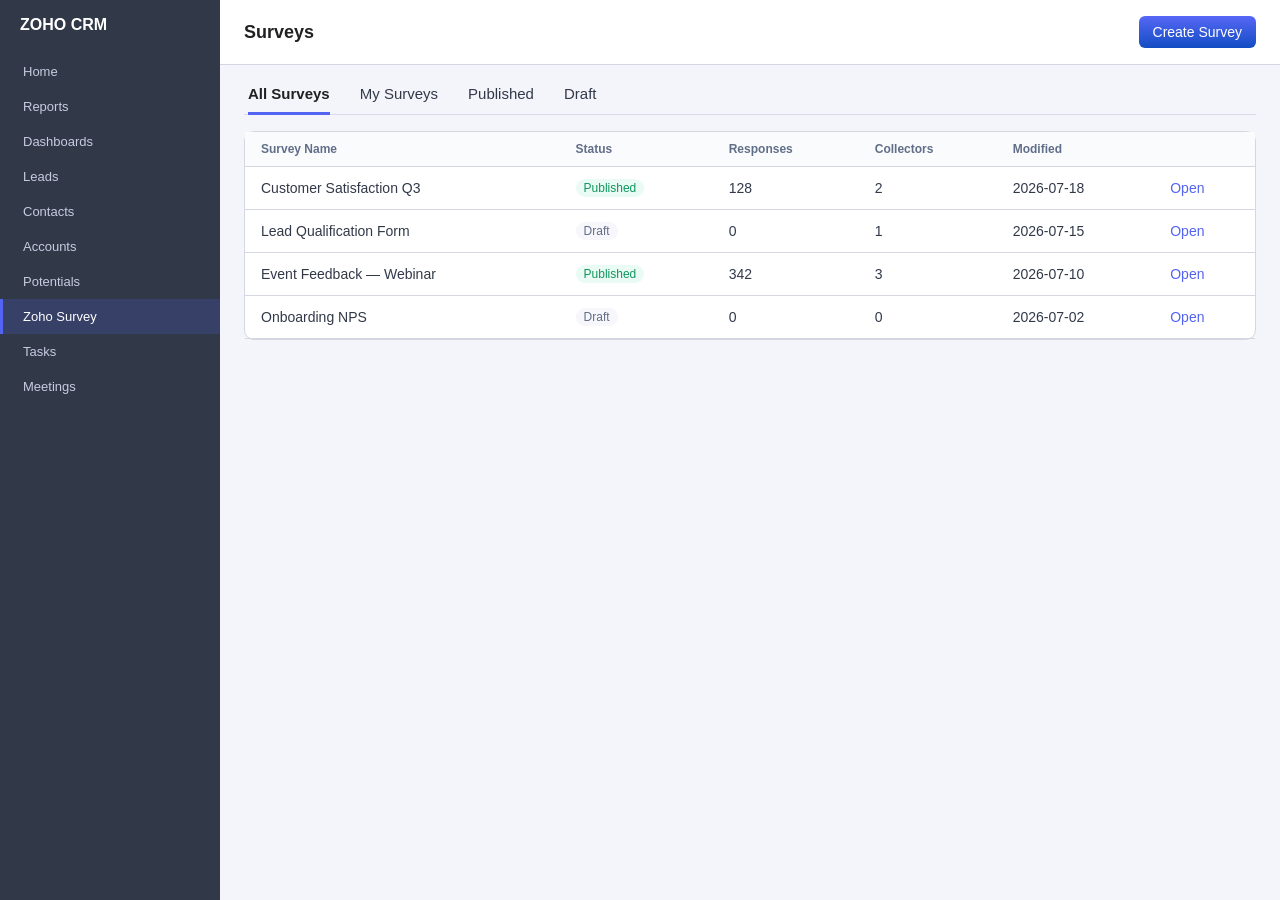
<file: src/index.html>
<!DOCTYPE html>
<html lang="en">
<head>
  <meta charset="UTF-8" />
  <meta name="viewport" content="width=device-width, initial-scale=1.0" />
  <title>Zoho Survey — CRM Integration</title>
  <link rel="stylesheet" href="css/tokens.css" />
  <link rel="stylesheet" href="css/base.css" />
  <link rel="stylesheet" href="css/components.css" />
</head>
<body>
  <div class="app-shell">
    <aside class="sidebar">
      <div class="sidebar__logo">ZOHO CRM</div>
      <ul class="sidebar__nav">
        <li class="sidebar__item">Home</li>
        <li class="sidebar__item">Reports</li>
        <li class="sidebar__item">Dashboards</li>
        <li class="sidebar__item">Leads</li>
        <li class="sidebar__item">Contacts</li>
        <li class="sidebar__item">Accounts</li>
        <li class="sidebar__item">Potentials</li>
        <li class="sidebar__item sidebar__item--active">Zoho Survey</li>
        <li class="sidebar__item">Tasks</li>
        <li class="sidebar__item">Meetings</li>
      </ul>
    </aside>

    <main class="main">
      <header class="topbar">
        <h1>Surveys</h1>
        <button class="btn btn--primary" id="btn-create-survey">Create Survey</button>
      </header>

      <div class="content">
        <nav class="tabs-primary" id="survey-tabs">
          <div class="tab-primary tab-primary--active" data-tab="all">All Surveys</div>
          <div class="tab-primary" data-tab="my">My Surveys</div>
          <div class="tab-primary" data-tab="published">Published</div>
          <div class="tab-primary" data-tab="draft">Draft</div>
        </nav>

        <div class="card" style="margin-top: 16px;">
          <table class="table" id="survey-table">
            <thead>
              <tr>
                <th>Survey Name</th>
                <th>Status</th>
                <th>Responses</th>
                <th>Collectors</th>
                <th>Modified</th>
                <th></th>
              </tr>
            </thead>
            <tbody id="survey-table-body">
              <!-- rows injected by js/app.js -->
            </tbody>
          </table>
        </div>
      </div>
    </main>
  </div>

  <script src="js/data.js"></script>
  <script src="js/app.js"></script>
</body>
</html>
</file>
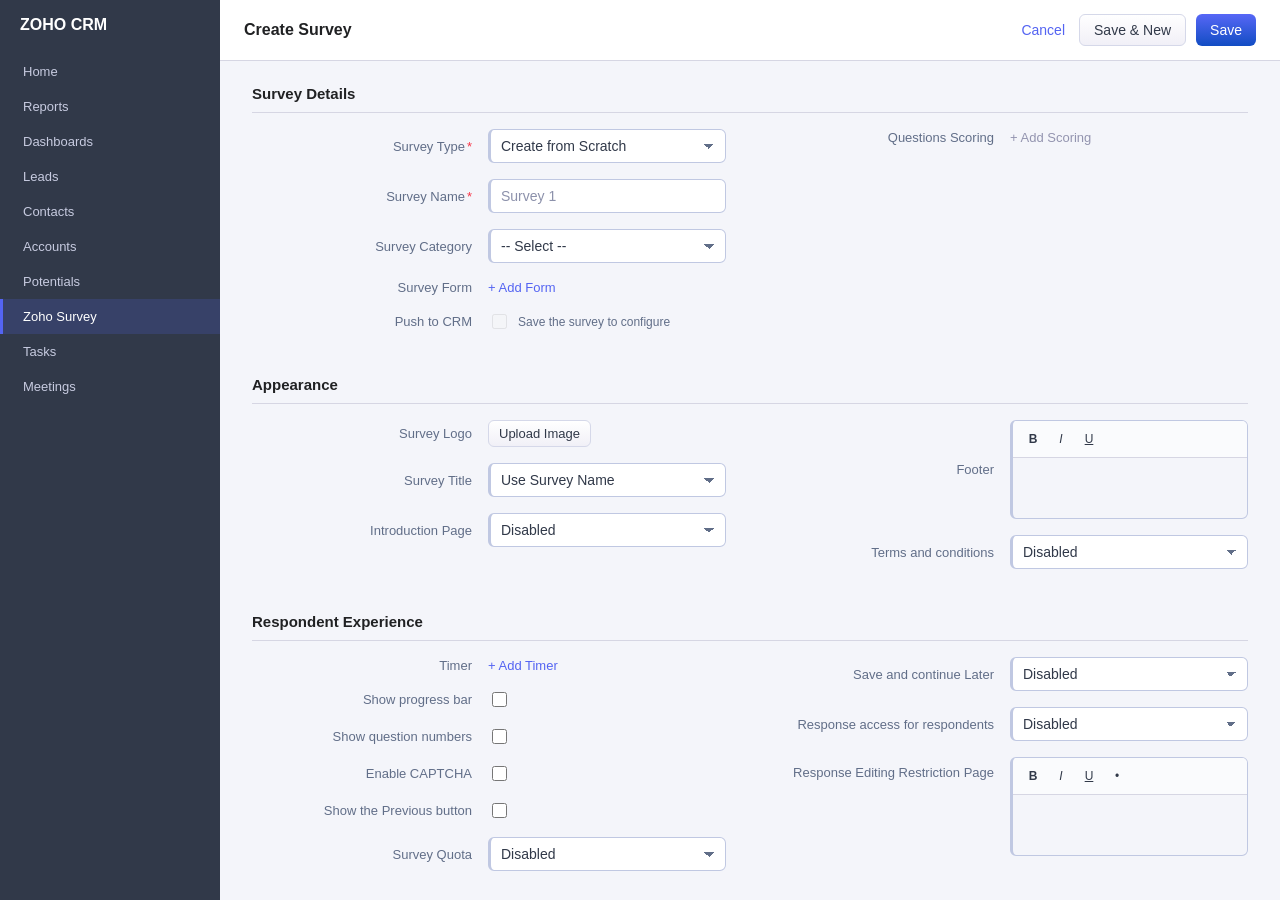
<file: src/create-survey.html>
<!DOCTYPE html>
<html lang="en">
<head>
  <meta charset="UTF-8" />
  <meta name="viewport" content="width=device-width, initial-scale=1.0" />
  <title>Create Survey — Zoho Survey — CRM Integration</title>
  <link rel="stylesheet" href="css/tokens.css" />
  <link rel="stylesheet" href="css/base.css" />
  <link rel="stylesheet" href="css/components.css" />
</head>
<body>
  <div class="app-shell">
    <aside class="sidebar">
      <div class="sidebar__logo">ZOHO CRM</div>
      <ul class="sidebar__nav">
        <li class="sidebar__item">Home</li>
        <li class="sidebar__item">Reports</li>
        <li class="sidebar__item">Dashboards</li>
        <li class="sidebar__item">Leads</li>
        <li class="sidebar__item">Contacts</li>
        <li class="sidebar__item">Accounts</li>
        <li class="sidebar__item">Potentials</li>
        <li class="sidebar__item sidebar__item--active">Zoho Survey</li>
        <li class="sidebar__item">Tasks</li>
        <li class="sidebar__item">Meetings</li>
      </ul>
    </aside>

    <main class="main">
      <div class="form-subbar">
        <div class="form-subbar__left">
          <span class="form-subbar__title">Create Survey</span>
        </div>
        <div class="form-subbar__actions">
          <a class="link" href="index.html" style="margin-right:4px;align-self:center;">Cancel</a>
          <button class="btn btn--default" id="btn-save-new">Save &amp; New</button>
          <button class="btn btn--primary" id="btn-save">Save</button>
        </div>
      </div>

      <div class="form-page">

        <!-- Section 1: Survey Details -->
        <div class="form-section">
          <div class="form-section-title">Survey Details</div>
          <div class="form-cols">
            <div class="form-col">

              <div class="form-row">
                <div class="form-row__label">Survey Type<span class="required">*</span></div>
                <div class="form-row__control">
                  <select class="input" id="survey-type">
                    <option value="scratch" selected>Create from Scratch</option>
                    <option value="quick">Create with Quick Editor</option>
                    <option value="ai">Create using AI</option>
                    <option value="templates">Create from Templates</option>
                    <option value="copy">Copy from Existing</option>
                  </select>
                </div>
              </div>

              <div class="form-row form-row--hidden" id="row-template">
                <div class="form-row__label">Select from Template<span class="required">*</span></div>
                <div class="form-row__control">
                  <select class="input" id="survey-template">
                    <option value="" selected>-- None --</option>
                    <option value="airline">Airline Passenger Experience Feedback Form</option>
                    <option value="auto">Auto Survey</option>
                    <option value="b2b">B2B Client Satisfaction Survey</option>
                    <option value="brand">Brand Feedback Survey</option>
                  </select>
                </div>
              </div>

              <div class="form-row">
                <div class="form-row__label">Survey Name<span class="required">*</span></div>
                <div class="form-row__control">
                  <input type="text" class="input" id="survey-name" placeholder="Survey 1" />
                </div>
              </div>

              <div class="form-row">
                <div class="form-row__label">Survey Category</div>
                <div class="form-row__control">
                  <select class="input" id="survey-category">
                    <option value="" disabled selected>-- Select --</option>
                    <option value="customer">Customer Satisfaction Survey</option>
                    <option value="hr">Human Resources</option>
                    <option value="education">Education</option>
                    <option value="marketing">Marketing</option>
                    <option value="events">Events</option>
                    <option value="healthcare">Healthcare Survey</option>
                    <option value="nonprofit">Non Profit</option>
                  </select>
                </div>
              </div>

              <div class="form-row">
                <div class="form-row__label">Survey Form</div>
                <div class="form-row__control">
                  <a class="form-action-link" id="link-add-form">+ Add Form</a>
                </div>
              </div>

              <div class="form-row">
                <div class="form-row__label">Push to CRM</div>
                <div class="form-row__control">
                  <div class="form-push-crm" id="push-to-crm-unsaved">
                    <input type="checkbox" class="form-checkbox" id="push-to-crm-cb" disabled style="opacity:0.45;cursor:not-allowed;" />
                    <span style="font-size:12px;color:var(--label);">Save the survey to configure</span>
                  </div>
                  <div class="form-push-crm" id="push-to-crm-saved" style="display:none;">
                    <input type="checkbox" class="form-checkbox" id="push-to-crm-saved-cb" checked />
                    <a class="form-action-link" id="link-manage-config">Manage Configuration</a>
                  </div>
                </div>
              </div>

            </div>

            <div class="form-col">
              <div class="form-row">
                <div class="form-row__label">Questions Scoring</div>
                <div class="form-row__control">
                  <a class="form-action-link form-action-link--disabled">+ Add Scoring</a>
                </div>
              </div>
            </div>

          </div>
        </div>

        <!-- Section 2: Appearance -->
        <div class="form-section">
          <div class="form-section-title">Appearance</div>
          <div class="form-cols">
            <div class="form-col">

              <div class="form-row">
                <div class="form-row__label">Survey Logo</div>
                <div class="form-row__control">
                  <button class="btn btn--default btn--small" id="btn-upload-logo">Upload Image</button>
                  <input type="file" id="logo-upload" accept="image/*" style="display:none;" />
                </div>
              </div>

              <div class="form-row">
                <div class="form-row__label">Survey Title</div>
                <div class="form-row__control">
                  <select class="input" id="title-type">
                    <option value="use_survey_name">Use Survey Name</option>
                    <option value="use_specific_text">Use Specific Text</option>
                  </select>
                </div>
              </div>

              <div class="form-row form-row--hidden" id="row-title-text">
                <div class="form-row__label">Title Text</div>
                <div class="form-row__control">
                  <input type="text" class="input" id="title-text" placeholder="Enter title" />
                </div>
              </div>

              <div class="form-row">
                <div class="form-row__label">Introduction Page</div>
                <div class="form-row__control">
                  <select class="input" id="intro-page-enabled">
                    <option value="disabled">Disabled</option>
                    <option value="enabled">Enabled</option>
                  </select>
                </div>
              </div>

              <div class="form-row form-row--hidden" id="row-intro-title">
                <div class="form-row__label">Introduction Page title</div>
                <div class="form-row__control">
                  <div class="form-rte">
                    <div class="form-rte-bar">
                      <button class="form-rte-btn" onmousedown="event.preventDefault();document.execCommand('bold')"><b>B</b></button>
                      <button class="form-rte-btn" onmousedown="event.preventDefault();document.execCommand('italic')"><i>I</i></button>
                      <button class="form-rte-btn" onmousedown="event.preventDefault();document.execCommand('underline')"><u>U</u></button>
                    </div>
                    <div class="form-rte-body" contenteditable="true"></div>
                  </div>
                </div>
              </div>

              <div class="form-row form-row--hidden" id="row-intro-desc">
                <div class="form-row__label">Introduction Page Description</div>
                <div class="form-row__control">
                  <div class="form-rte">
                    <div class="form-rte-bar">
                      <button class="form-rte-btn" onmousedown="event.preventDefault();document.execCommand('bold')"><b>B</b></button>
                      <button class="form-rte-btn" onmousedown="event.preventDefault();document.execCommand('italic')"><i>I</i></button>
                      <button class="form-rte-btn" onmousedown="event.preventDefault();document.execCommand('underline')"><u>U</u></button>
                      <button class="form-rte-btn" onmousedown="event.preventDefault();document.execCommand('insertUnorderedList')">&#8226;</button>
                    </div>
                    <div class="form-rte-body" contenteditable="true"></div>
                  </div>
                </div>
              </div>

              <div class="form-row form-row--hidden" id="row-intro-btn">
                <div class="form-row__label">Begin Survey Button Label</div>
                <div class="form-row__control">
                  <input type="text" class="input" id="intro-btn-label" value="Begin Survey" />
                </div>
              </div>

            </div>

            <div class="form-col">

              <div class="form-row">
                <div class="form-row__label">Footer</div>
                <div class="form-row__control">
                  <div class="form-rte">
                    <div class="form-rte-bar">
                      <button class="form-rte-btn" onmousedown="event.preventDefault();document.execCommand('bold')"><b>B</b></button>
                      <button class="form-rte-btn" onmousedown="event.preventDefault();document.execCommand('italic')"><i>I</i></button>
                      <button class="form-rte-btn" onmousedown="event.preventDefault();document.execCommand('underline')"><u>U</u></button>
                    </div>
                    <div class="form-rte-body" contenteditable="true"></div>
                  </div>
                </div>
              </div>

              <div class="form-row">
                <div class="form-row__label">Terms and conditions</div>
                <div class="form-row__control">
                  <select class="input" id="tnc-enabled">
                    <option value="disabled">Disabled</option>
                    <option value="enabled">Enabled</option>
                  </select>
                </div>
              </div>

              <div class="form-row form-row--hidden" id="row-tnc-label">
                <div class="form-row__label">Terms and conditions label</div>
                <div class="form-row__control">
                  <input type="text" class="input" id="tnc-label" />
                </div>
              </div>

              <div class="form-row form-row--hidden" id="row-tnc-nav">
                <div class="form-row__label">Navigation Behaviour</div>
                <div class="form-row__control">
                  <select class="input" id="tnc-nav">
                    <option value="show_error">Show error if agreement not accepted</option>
                    <option value="enable_next" selected>Enable Next only after agreement</option>
                  </select>
                </div>
              </div>

            </div>
          </div>
        </div>

        <!-- Section 3: Respondent Experience -->
        <div class="form-section">
          <div class="form-section-title">Respondent Experience</div>
          <div class="form-cols">
            <div class="form-col">

              <div class="form-row">
                <div class="form-row__label">Timer</div>
                <div class="form-row__control">
                  <a class="form-action-link" id="link-timer">+ Add Timer</a>
                </div>
              </div>

              <div class="form-row">
                <div class="form-row__label">Show progress bar</div>
                <div class="form-row__control">
                  <input type="checkbox" class="form-checkbox" id="show-progress-bar" />
                </div>
              </div>

              <div class="form-row">
                <div class="form-row__label">Show question numbers</div>
                <div class="form-row__control">
                  <input type="checkbox" class="form-checkbox" id="show-question-numbers" />
                </div>
              </div>

              <div class="form-row">
                <div class="form-row__label">Enable CAPTCHA</div>
                <div class="form-row__control">
                  <input type="checkbox" class="form-checkbox" id="enable-captcha" />
                </div>
              </div>

              <div class="form-row">
                <div class="form-row__label">Show the Previous button</div>
                <div class="form-row__control">
                  <input type="checkbox" class="form-checkbox" id="show-previous-button" />
                </div>
              </div>

              <div class="form-row">
                <div class="form-row__label">Survey Quota</div>
                <div class="form-row__control">
                  <select class="input" id="quota-enabled">
                    <option value="disabled">Disabled</option>
                    <option value="enabled">Enabled</option>
                  </select>
                </div>
              </div>

              <div class="form-row form-row--hidden" id="row-quota-condition">
                <div class="form-row__label">Quota Conditions</div>
                <div class="form-row__control">
                  <a class="form-action-link" id="link-quota-condition">+ Add Condition</a>
                </div>
              </div>

              <div class="form-row form-row--hidden" id="row-quota-limit">
                <div class="form-row__label">Survey Quota Limit</div>
                <div class="form-row__control">
                  <select class="input" id="quota-limit">
                    <option value="10">10</option>
                    <option value="25">25</option>
                    <option value="50">50</option>
                    <option value="100">100</option>
                    <option value="unlimited">Unlimited</option>
                  </select>
                </div>
              </div>

            </div>

            <div class="form-col">

              <div class="form-row">
                <div class="form-row__label">Save and continue Later</div>
                <div class="form-row__control">
                  <select class="input" id="save-continue">
                    <option value="disabled">Disabled</option>
                    <option value="enabled">Enabled</option>
                  </select>
                </div>
              </div>

              <div class="form-row form-row--hidden" id="row-allow-edits">
                <div class="form-row__label">Allow edits after submission</div>
                <div class="form-row__control">
                  <input type="checkbox" class="form-checkbox" id="allow-edits-after-submission" />
                </div>
              </div>

              <div class="form-row">
                <div class="form-row__label">Response access for respondents</div>
                <div class="form-row__control">
                  <select class="input" id="response-access">
                    <option value="disabled">Disabled</option>
                    <option value="enabled">Enabled</option>
                  </select>
                </div>
              </div>

              <div class="form-row form-row--hidden" id="row-link-access">
                <div class="form-row__label">Link access</div>
                <div class="form-row__control">
                  <select class="input" id="link-access">
                    <option value="share_with_password">Share with password</option>
                    <option value="share_with_organisation">Share with organisation</option>
                    <option value="share_with_public">Share with public</option>
                  </select>
                </div>
              </div>

              <div class="form-row form-row--hidden" id="row-set-password">
                <div class="form-row__label">Set Password</div>
                <div class="form-row__control">
                  <input type="password" class="input" id="set-password" placeholder="••••" />
                </div>
              </div>

              <div class="form-row form-row--hidden" id="row-generate-link">
                <div class="form-row__label">Generate link per response with</div>
                <div class="form-row__control">
                  <select class="input" id="generate-link-per-response">
                    <option value="none">None</option>
                    <option value="all_questions">All questions</option>
                    <option value="shown_questions">Shown Questions</option>
                    <option value="answered_questions">Answered Questions</option>
                  </select>
                </div>
              </div>

              <div class="form-row form-row--hidden" id="row-generate-download">
                <div class="form-row__label">Generate download links for signatures &amp; uploads</div>
                <div class="form-row__control">
                  <input type="checkbox" class="form-checkbox" id="generate-download-links" />
                </div>
              </div>

              <div class="form-row form-row--hidden" id="row-generate-merged">
                <div class="form-row__label">Generate link per merged document</div>
                <div class="form-row__control">
                  <input type="checkbox" class="form-checkbox" id="generate-link-per-merged" />
                </div>
              </div>

              <div class="form-row" style="align-items:flex-start;">
                <div class="form-row__label" style="padding-top:8px;">Response Editing Restriction Page</div>
                <div class="form-row__control">
                  <div class="form-rte">
                    <div class="form-rte-bar">
                      <button class="form-rte-btn" onmousedown="event.preventDefault();document.execCommand('bold')"><b>B</b></button>
                      <button class="form-rte-btn" onmousedown="event.preventDefault();document.execCommand('italic')"><i>I</i></button>
                      <button class="form-rte-btn" onmousedown="event.preventDefault();document.execCommand('underline')"><u>U</u></button>
                      <button class="form-rte-btn" onmousedown="event.preventDefault();document.execCommand('insertUnorderedList')">&#8226;</button>
                    </div>
                    <div class="form-rte-body" contenteditable="true"></div>
                  </div>
                </div>
              </div>

            </div>
          </div>
        </div>

        <!-- Section 4: Completion & Distribution -->
        <div class="form-section">
          <div class="form-section-title">Completion &amp; Distribution</div>
          <div class="form-cols">
            <div class="form-col">

              <div class="form-row">
                <div class="form-row__label">Social Media Preview</div>
                <div class="form-row__control">
                  <select class="input" id="social-preview-enabled">
                    <option value="disabled">Disabled</option>
                    <option value="enabled">Enabled</option>
                  </select>
                </div>
              </div>

              <div class="form-row form-row--hidden" id="row-preview-title">
                <div class="form-row__label">Preview Title</div>
                <div class="form-row__control">
                  <select class="input" id="preview-title-type">
                    <option value="use_survey_title">Use survey title</option>
                    <option value="use_specific_title">Use specific title</option>
                  </select>
                </div>
              </div>

              <div class="form-row form-row--hidden" id="row-preview-title-text">
                <div class="form-row__label">Title Text</div>
                <div class="form-row__control">
                  <input type="text" class="input" id="preview-title-text" placeholder="Enter preview title" />
                </div>
              </div>

              <div class="form-row form-row--hidden" id="row-preview-image">
                <div class="form-row__label">Preview Image</div>
                <div class="form-row__control">
                  <select class="input" id="preview-image-type">
                    <option value="use_survey_image">Use survey image</option>
                    <option value="use_specific_image">Use specific image</option>
                  </select>
                </div>
              </div>

              <div class="form-row form-row--hidden" id="row-preview-image-upload">
                <div class="form-row__label">Upload Image</div>
                <div class="form-row__control">
                  <button class="btn btn--default btn--small" id="btn-upload-preview-image">Upload Image</button>
                  <input type="file" id="preview-image-upload" accept="image/*" style="display:none;" />
                </div>
              </div>

              <div class="form-row form-row--hidden" id="row-preview-desc" style="align-items:flex-start;">
                <div class="form-row__label" style="padding-top:8px;">Preview Description</div>
                <div class="form-row__control">
                  <textarea class="input" id="preview-description" placeholder="Enter preview description" rows="3" style="height:auto;resize:vertical;"></textarea>
                </div>
              </div>

              <div class="form-row">
                <div class="form-row__label">Document Merge</div>
                <div class="form-row__control">
                  <div class="doc-merge-box">
                    <button class="btn btn--default btn--small" id="btn-doc-merge">Select Template</button>
                    <span class="doc-merge-name" id="doc-merge-selected-name"></span>
                  </div>
                </div>
              </div>

              <div class="form-row">
                <div class="form-row__label">Survey End Page</div>
                <div class="form-row__control">
                  <select class="input" id="sep-type">
                    <option value="default">Default end page</option>
                    <option value="condition">Based on a condition</option>
                  </select>
                </div>
              </div>

              <div id="sep-default-fields">
                <div class="form-row">
                  <div class="form-row__label">Select End Page</div>
                  <div class="form-row__control">
                    <select class="input" id="sep-default-page">
                      <option value="thankyou">Zoho Survey Thank You page</option>
                      <option value="summary">Show a summary of response</option>
                      <option value="submitted">Show submitted response</option>
                      <option value="custom">Custom message</option>
                      <option value="redirect">Redirect to a new page</option>
                    </select>
                  </div>
                </div>

                <div class="form-row form-row--hidden" id="sep-row-summary">
                  <div class="form-row__label">Summary Type</div>
                  <div class="form-row__control">
                    <select class="input" id="sep-summary-type">
                      <option value="default_report">Default report</option>
                      <option value="by_day">By day</option>
                      <option value="by_week">By week</option>
                    </select>
                  </div>
                </div>

                <div class="form-row form-row--hidden" id="sep-row-submitted">
                  <div class="form-row__label">Individual Response View</div>
                  <div class="form-row__control">
                    <select class="input" id="sep-submitted-view">
                      <option value="all_questions">All questions</option>
                      <option value="shown_questions">Shown questions</option>
                      <option value="answered_questions">Answered questions</option>
                    </select>
                  </div>
                </div>

                <div class="form-row form-row--hidden" id="sep-row-custom" style="align-items:flex-start;">
                  <div class="form-row__label" style="padding-top:8px;">Custom Message</div>
                  <div class="form-row__control">
                    <div class="form-rte">
                      <div class="form-rte-bar">
                        <button class="form-rte-btn" onmousedown="event.preventDefault();document.execCommand('bold')"><b>B</b></button>
                        <button class="form-rte-btn" onmousedown="event.preventDefault();document.execCommand('italic')"><i>I</i></button>
                        <button class="form-rte-btn" onmousedown="event.preventDefault();document.execCommand('underline')"><u>U</u></button>
                      </div>
                      <div class="form-rte-body" contenteditable="true"></div>
                    </div>
                  </div>
                </div>

                <div class="form-row form-row--hidden" id="sep-row-redirect">
                  <div class="form-row__label">Redirect URL</div>
                  <div class="form-row__control">
                    <input type="url" class="input" id="sep-redirect-url" placeholder="https://example.com" />
                  </div>
                </div>
              </div>

              <div class="form-row form-row--hidden" id="sep-condition-fields">
                <div class="form-row__label">Set Conditions</div>
                <div class="form-row__control">
                  <a class="form-action-link" id="link-sep-condition">+ Add Condition</a>
                </div>
              </div>

            </div>

            <div class="form-col">

              <div class="form-row" style="align-items:flex-start;">
                <div class="form-row__label" style="padding-top:8px;">Closed Survey Page</div>
                <div class="form-row__control">
                  <div class="form-rte">
                    <div class="form-rte-bar">
                      <button class="form-rte-btn" onmousedown="event.preventDefault();document.execCommand('bold')"><b>B</b></button>
                      <button class="form-rte-btn" onmousedown="event.preventDefault();document.execCommand('italic')"><i>I</i></button>
                      <button class="form-rte-btn" onmousedown="event.preventDefault();document.execCommand('underline')"><u>U</u></button>
                    </div>
                    <div class="form-rte-body" contenteditable="true"></div>
                  </div>
                </div>
              </div>

              <div class="form-row">
                <div class="form-row__label">Survey Disqualification Page</div>
                <div class="form-row__control">
                  <select class="input" id="sdp-type">
                    <option value="custom">Custom message</option>
                    <option value="redirect">Redirect to a new page</option>
                    <option value="condition">Based on a condition</option>
                  </select>
                </div>
              </div>

              <div class="form-row" id="sdp-row-custom" style="align-items:flex-start;">
                <div class="form-row__label" style="padding-top:8px;">Disqualification Message</div>
                <div class="form-row__control">
                  <div class="form-rte">
                    <div class="form-rte-bar">
                      <button class="form-rte-btn" onmousedown="event.preventDefault();document.execCommand('bold')"><b>B</b></button>
                      <button class="form-rte-btn" onmousedown="event.preventDefault();document.execCommand('italic')"><i>I</i></button>
                      <button class="form-rte-btn" onmousedown="event.preventDefault();document.execCommand('underline')"><u>U</u></button>
                    </div>
                    <div class="form-rte-body" contenteditable="true"></div>
                  </div>
                </div>
              </div>

              <div class="form-row form-row--hidden" id="sdp-row-redirect">
                <div class="form-row__label">Redirect URL</div>
                <div class="form-row__control">
                  <input type="url" class="input" id="sdp-redirect-url" placeholder="https://example.com" />
                </div>
              </div>

              <div class="form-row form-row--hidden" id="sdp-row-condition">
                <div class="form-row__label">Set Condition</div>
                <div class="form-row__control">
                  <a class="form-action-link" id="link-sdp-condition">+ Add Condition</a>
                </div>
              </div>

            </div>
          </div>
        </div>

      </div>
    </main>
  </div>

  <!-- Timer modal -->
  <div class="modal-scrim" id="timer-modal-scrim">
    <div class="modal" style="min-width:560px;max-width:600px;">
      <div class="modal__title">Timer</div>
      <div class="form-row">
        <div class="form-row__label">Timer Type</div>
        <div class="form-row__control">
          <select class="input" id="modal-timer-type">
            <option value="survey_timer">Survey Timer</option>
            <option value="page_timer">Page Timer</option>
          </select>
        </div>
      </div>

      <div id="modal-survey-timer-fields">
        <div class="form-row">
          <div class="form-row__label">Min Timer</div>
          <div class="form-row__control" style="display:flex;gap:6px;">
            <select class="input"><option>Hours</option><option>0</option><option>1</option><option>2</option></select>
            <select class="input"><option>Mins</option><option>0</option><option>5</option><option>10</option></select>
            <select class="input"><option>Secs</option><option>0</option><option>10</option><option>30</option></select>
          </div>
        </div>
        <div class="form-row">
          <div class="form-row__label">Max Timer</div>
          <div class="form-row__control" style="display:flex;gap:6px;">
            <select class="input"><option>Hours</option><option>0</option><option>1</option><option>2</option></select>
            <select class="input"><option>Mins</option><option>0</option><option>5</option><option>10</option></select>
            <select class="input"><option>Secs</option><option>0</option><option>10</option><option>30</option></select>
          </div>
        </div>
        <div class="form-row">
          <div class="form-row__label">Allow additional time to submit</div>
          <div class="form-row__control">
            <input type="checkbox" class="form-checkbox" id="st-allow-additional" />
          </div>
        </div>
        <div class="form-row form-row--hidden" id="row-st-auto-approve">
          <div class="form-row__label">Auto-approve late responses</div>
          <div class="form-row__control">
            <input type="checkbox" class="form-checkbox" />
          </div>
        </div>
      </div>

      <div id="modal-page-timer-fields" style="display:none;">
        <div id="pt-cards-container"></div>
      </div>

      <div class="modal__footer">
        <button class="btn btn--default" id="btn-timer-cancel">Cancel</button>
        <button class="btn btn--primary" id="btn-timer-save">Save</button>
      </div>
    </div>
  </div>

  <!-- Document Merge modal -->
  <div class="modal-scrim" id="docmerge-modal-scrim">
    <div class="modal" style="min-width:440px;">
      <div class="modal__title">Select a template</div>
      <div class="tpl-list" id="docmerge-tpl-list">
        <div class="tpl-item" data-name="">-- None --</div>
        <div class="tpl-item" data-name="Welcome Letter">Welcome Letter</div>
        <div class="tpl-item" data-name="Feedback Summary">Feedback Summary</div>
        <div class="tpl-item" data-name="Account Review">Account Review</div>
      </div>
      <div class="modal__footer">
        <button class="btn btn--default" id="btn-docmerge-cancel">Cancel</button>
        <button class="btn btn--primary" id="btn-docmerge-save">Save</button>
      </div>
    </div>
  </div>

  <!-- Quota Condition slide-over -->
  <div class="slideover-scrim" id="quota-condition-scrim">
    <div class="slideover" id="quota-condition-panel">
      <div class="slideover__header">
        <span class="slideover__title">Condition</span>
        <button class="btn btn--ghost-blue btn--small" id="btn-quota-delete">Delete</button>
      </div>
      <div class="slideover__body">
        <div id="quota-rows-container"></div>
        <button class="btn btn--default btn--small" id="btn-quota-add-row">+ Add Condition</button>
      </div>
      <div class="slideover__footer">
        <button class="btn btn--default" id="btn-quota-cancel">Cancel</button>
        <button class="btn btn--primary" id="btn-quota-save">Save</button>
      </div>
    </div>
  </div>

  <!-- Survey End Page Condition slide-over -->
  <div class="slideover-scrim" id="sep-condition-scrim">
    <div class="slideover" id="sep-condition-slideover">
      <div class="slideover__header">
        <span class="slideover__title">Condition</span>
        <button class="btn btn--ghost-blue btn--small" id="btn-sep-delete">Delete</button>
      </div>
      <div class="slideover__body">
        <div style="font-size:12px;font-weight:600;color:var(--label);margin-bottom:10px;">End page logic</div>
        <div id="sep-rows-container"></div>
        <button class="btn btn--default btn--small" id="btn-sep-add-row">+ Add Logic</button>

        <div style="margin-top:24px;padding-top:20px;border-top:1px solid var(--border-2);">
          <div style="font-size:14px;font-weight:600;color:var(--heading);margin-bottom:8px;">Default end page</div>
          <label class="radio-row"><input type="radio" name="sep-default-radio" value="thankyou" checked /> Zoho Survey's Thank You page</label><br/>
          <label class="radio-row"><input type="radio" name="sep-default-radio" value="summary" /> Show summary of responses</label><br/>
          <label class="radio-row"><input type="radio" name="sep-default-radio" value="custom" /> Custom message</label><br/>
          <label class="radio-row"><input type="radio" name="sep-default-radio" value="redirect" /> Redirect to a new page</label>
        </div>
      </div>
      <div class="slideover__footer">
        <button class="btn btn--default" id="btn-sep-cancel">Cancel</button>
        <button class="btn btn--primary" id="btn-sep-save">Save</button>
      </div>
    </div>
  </div>

  <!-- Disqualification Condition slide-over -->
  <div class="slideover-scrim" id="sdp-condition-scrim">
    <div class="slideover" id="sdp-condition-slideover">
      <div class="slideover__header">
        <span class="slideover__title">Condition</span>
        <button class="btn btn--ghost-blue btn--small" id="btn-sdp-delete">Delete</button>
      </div>
      <div class="slideover__body">
        <div id="sdp-rows-container"></div>
        <button class="btn btn--default btn--small" id="btn-sdp-add-row">+ Add Condition</button>
      </div>
      <div class="slideover__footer">
        <button class="btn btn--default" id="btn-sdp-cancel">Cancel</button>
        <button class="btn btn--primary" id="btn-sdp-save">Save</button>
      </div>
    </div>
  </div>

  <script src="js/create-survey.js"></script>
</body>
</html>
</file>
<file: src/css/tokens.css>
/* Design tokens — sourced from design-rules.md (Zoho CRM Figma style guide) */
:root {
  /* Text / base colors */
  --heading: #202123;
  --basecolor: #313949;
  --label: #616e88;
  --paragraph: #434d5e;
  --link: #5464f2;
  --full-white: #ffffff;
  --card-bg: #ffffff;
  --border-1: #c5c4d3;
  --border-2: #d6d6e3;

  /* Primary button */
  --btn-primary-grad-1: #5767f6;
  --btn-primary-grad-2: #124dc3;
  --btn-primary-hover-1: #3e4dec;
  --btn-primary-hover-2: #0e3b98;
  --btn-primary-active: #1344a9;
  --btn-primary-disabled-bg: #adb3ee;

  /* Default (secondary) button */
  --btn-default-grad-1: #ffffff;
  --btn-default-grad-2: #f1f0f7;
  --btn-default-border: #d5d8e9;
  --btn-default-hover-2: #eaebf5;
  --btn-default-active: #f0f1f8;
  --btn-default-disabled-bg: #f6f6fb;
  --btn-default-disabled-text: #9394af;

  /* Negative button */
  --btn-negative-grad-1: #ff4657;
  --btn-negative-grad-2: #e23041;
  --btn-negative-hover-1: #fc5060;
  --btn-negative-hover-2: #d30b1e;
  --btn-negative-disabled-bg: #ffb1b8;

  /* Success button */
  --btn-success-grad-1: #11b670;
  --btn-success-grad-2: #0f935b;
  --btn-success-hover-1: #13c177;
  --btn-success-hover-2: #0f9a5f;

  /* Warning button */
  --btn-warning-grad-1: #f5973a;
  --btn-warning-grad-2: #db842f;

  /* Outline buttons */
  --outline-blue-text: #5464f2;
  --outline-blue-bg: #f0f1ff;
  --outline-green-text: #10975e;
  --outline-green-border: #19b171;
  --outline-green-bg: #e9fbf4;
  --outline-red-text: #f63648;
  --outline-red-border: #ff4d5b;
  --outline-red-bg: #fff2f3;
  --outline-orange-text: #f57c00;
  --outline-orange-border: #e28c27;
  --outline-orange-bg: #fff9ed;

  /* Ghost buttons */
  --ghost-blue-text: #5464f2;
  --ghost-blue-bg: #eeefff;
  --ghost-red-text: #ff5d5a;
  --ghost-red-bg: #ffe8ea;

  /* Links */
  --link-primary: #5464f2;
  --link-primary-hover: #3752ca;
  --link-secondary: #313949;
  --link-default: #616e88;
  --link-red: #ff5d5a;
  --link-red-hover: #f14a47;

  /* Inputs */
  --input-default-outline: #c0c8e2;
  --input-hover-outline: #797883;
  --input-focus-outline: #5464f2;
  --input-focus-shadow: rgba(76, 94, 253, 0.5);
  --input-error-outline: #ff5d5a;
  --input-disabled-bg: #f5f6f8;
  --input-disabled-outline: #d2d9f1;
  --input-placeholder: #8c91ab;
  --input-icon-bg: #f4f4f6;

  /* Tabs */
  --tab-border: #dcdbee;
  --tab-hover-bg: #f2f4ff;
  --tab-active-bg: #ebedff;
  --tab-active-border: #a3acff;
  --tab-inner-border: #d2d7ff;

  /* Modal */
  --modal-shadow: 0px 4px 9px rgba(49, 57, 73, 0.6);
  --modal-scrim: rgba(49, 57, 73, 0.5);
  --modal-radius: 15px;

  /* Type */
  --font-family: "Zoho Puvi", -apple-system, BlinkMacSystemFont, "Segoe UI", Roboto, sans-serif;

  /* Radii / spacing shared by components */
  --radius-control: 6px;
  --control-height: 34px;
  --btn-height: 32px;
}
</file>
<file: src/css/base.css>
* {
  box-sizing: border-box;
}

html, body {
  margin: 0;
  padding: 0;
  height: 100%;
  font-family: var(--font-family);
  color: var(--basecolor);
  background: #f4f5fa;
  font-size: 14px;
}

button {
  font-family: inherit;
}

.app-shell {
  display: grid;
  grid-template-columns: 220px 1fr;
  height: 100vh;
}

/* Sidebar */
.sidebar {
  background: var(--basecolor);
  color: var(--full-white);
  padding: 16px 0;
  overflow-y: auto;
}

.sidebar__logo {
  padding: 0 20px 20px;
  font-weight: 600;
  font-size: 16px;
  color: var(--full-white);
}

.sidebar__nav {
  list-style: none;
  margin: 0;
  padding: 0;
}

.sidebar__item {
  display: flex;
  align-items: center;
  gap: 10px;
  padding: 10px 20px;
  font-size: 13px;
  color: #c7cbe0;
  cursor: pointer;
  border-left: 3px solid transparent;
}

.sidebar__item:hover {
  background: rgba(255, 255, 255, 0.06);
  color: var(--full-white);
}

.sidebar__item--active {
  background: rgba(84, 100, 242, 0.18);
  color: var(--full-white);
  border-left-color: var(--link);
  font-weight: 500;
}

/* Main content */
.main {
  overflow-y: auto;
  background: #f4f5fa;
}

.topbar {
  display: flex;
  align-items: center;
  justify-content: space-between;
  padding: 16px 24px;
  background: var(--card-bg);
  border-bottom: 1px solid var(--border-2);
}

.topbar h1 {
  font-size: 18px;
  font-weight: 600;
  color: var(--heading);
  margin: 0;
}

.content {
  padding: 20px 24px;
}

.card {
  background: var(--card-bg);
  border: 1px solid var(--border-2);
  border-radius: 10px;
}
</file>
<file: src/css/components.css>
/* Buttons */
.btn {
  display: inline-flex;
  align-items: center;
  justify-content: center;
  gap: 3px;
  height: var(--btn-height);
  padding: 8px 14px;
  border-radius: var(--radius-control);
  border: none;
  font-size: 14px;
  font-weight: 500;
  cursor: pointer;
  white-space: nowrap;
}

.btn--small {
  height: 27px;
  padding: 6px 10px;
  font-size: 13px;
}

.btn--primary {
  background: linear-gradient(180deg, var(--btn-primary-grad-1), var(--btn-primary-grad-2));
  color: var(--full-white);
}
.btn--primary:hover {
  background: linear-gradient(180deg, var(--btn-primary-hover-1), var(--btn-primary-hover-2));
}
.btn--primary:active {
  background: var(--btn-primary-active);
}
.btn--primary:disabled {
  background: var(--btn-primary-disabled-bg);
  color: var(--full-white);
  cursor: not-allowed;
}

.btn--default {
  background: linear-gradient(180deg, var(--btn-default-grad-1), var(--btn-default-grad-2));
  border: 1px solid var(--btn-default-border);
  color: var(--basecolor);
}
.btn--default:hover {
  background: linear-gradient(180deg, var(--btn-default-grad-1), var(--btn-default-hover-2));
}
.btn--default:active {
  background: var(--btn-default-active);
}
.btn--default:disabled {
  background: var(--btn-default-disabled-bg);
  color: var(--btn-default-disabled-text);
  cursor: not-allowed;
}

.btn--negative {
  background: linear-gradient(180deg, var(--btn-negative-grad-1), var(--btn-negative-grad-2));
  color: var(--full-white);
}
.btn--negative:hover {
  background: linear-gradient(180deg, var(--btn-negative-hover-1), var(--btn-negative-hover-2));
}

.btn--success {
  background: linear-gradient(180deg, var(--btn-success-grad-1), var(--btn-success-grad-2));
  color: var(--full-white);
}
.btn--success:hover {
  background: linear-gradient(180deg, var(--btn-success-hover-1), var(--btn-success-hover-2));
}

.btn--outline-blue {
  background: var(--outline-blue-bg);
  border: 1px solid var(--outline-blue-text);
  color: var(--outline-blue-text);
}

.btn--ghost-blue {
  background: transparent;
  color: var(--ghost-blue-text);
}
.btn--ghost-blue:hover {
  background: var(--ghost-blue-bg);
}

.link {
  color: var(--link-primary);
  cursor: pointer;
  text-decoration: none;
  font-size: 14px;
}
.link:hover {
  color: var(--link-primary-hover);
}

/* Inputs */
.field {
  display: flex;
  flex-direction: column;
  gap: 4px;
}

.field__label {
  font-size: 13px;
  color: var(--label);
  font-weight: 500;
}

.input {
  height: var(--control-height);
  border: 1px solid var(--input-default-outline);
  border-radius: var(--radius-control);
  background: var(--card-bg);
  padding: 8px 10px;
  font-size: 14px;
  color: var(--basecolor);
  outline: none;
  width: 100%;
  border-left: 3px solid var(--input-default-outline);
}

.input::placeholder {
  color: var(--input-placeholder);
}

.input:hover {
  border-color: var(--input-hover-outline);
  border-left-color: var(--input-hover-outline);
}

.input:focus {
  border-color: var(--input-focus-outline);
  border-left-color: var(--input-focus-outline);
  box-shadow: 0 0 6px var(--input-focus-shadow);
}

.input--error {
  border-color: var(--input-error-outline);
  border-left-color: var(--input-error-outline);
}

.field__error {
  font-size: 11px;
  color: var(--input-error-outline);
}

.input:disabled {
  background: var(--input-disabled-bg);
  border-color: var(--input-disabled-outline);
  border-left-color: var(--input-disabled-outline);
  cursor: not-allowed;
}

select.input {
  appearance: none;
  background-image: linear-gradient(45deg, transparent 50%, var(--label) 50%),
    linear-gradient(135deg, var(--label) 50%, transparent 50%);
  background-position: calc(100% - 16px) 14px, calc(100% - 11px) 14px;
  background-size: 5px 5px, 5px 5px;
  background-repeat: no-repeat;
}

/* Tabs — primary (underline) */
.tabs-primary {
  display: flex;
  gap: 30px;
  border-bottom: 1px solid var(--tab-border);
  padding: 0 4px;
}

.tab-primary {
  padding: 0 0 10px;
  font-size: 15px;
  color: var(--basecolor);
  cursor: pointer;
  border-bottom: 3px solid transparent;
  margin-bottom: -1px;
}

.tab-primary:hover {
  color: var(--heading);
}

.tab-primary--active {
  color: var(--heading);
  font-weight: 600;
  border-bottom-color: var(--link);
}

/* Tabs — secondary (pill) */
.tabs-pill {
  display: inline-flex;
  gap: 5px;
  border: 1px solid var(--tab-border);
  border-radius: 100px;
  padding: 3px;
}

.tab-pill {
  padding: 6px 20px;
  border-radius: 100px;
  font-size: 15px;
  color: var(--basecolor);
  cursor: pointer;
  background: transparent;
  border: 1px solid transparent;
}

.tab-pill--active {
  background: var(--tab-active-bg);
  border-color: var(--tab-active-border);
  color: var(--heading);
  font-weight: 600;
}

/* Table */
.table {
  width: 100%;
  border-collapse: collapse;
  font-size: 14px;
}

.table th {
  text-align: left;
  font-size: 12px;
  font-weight: 600;
  color: var(--label);
  padding: 10px 16px;
  border-bottom: 1px solid var(--border-2);
  background: #fafbfd;
}

.table td {
  padding: 12px 16px;
  border-bottom: 1px solid var(--border-2);
  color: var(--basecolor);
}

.table tr:hover td {
  background: #f7f8fd;
}

/* Badge */
.badge {
  display: inline-flex;
  align-items: center;
  padding: 2px 8px;
  border-radius: 100px;
  font-size: 12px;
  font-weight: 500;
}

.badge--published {
  background: var(--outline-green-bg);
  color: var(--outline-green-text);
}

.badge--draft {
  background: #f6f6fb;
  color: var(--label);
}

/* Create Survey form */
.form-subbar {
  display: flex;
  align-items: center;
  justify-content: space-between;
  padding: 14px 24px;
  background: var(--card-bg);
  border-bottom: 1px solid var(--border-2);
}

.form-subbar__left {
  display: flex;
  align-items: center;
  gap: 14px;
}

.form-subbar__title {
  font-size: 16px;
  font-weight: 600;
  color: var(--heading);
}

.form-subbar__actions {
  display: flex;
  gap: 10px;
}

.form-page {
  padding: 24px 32px 60px;
  max-width: 1080px;
}

.form-section-title {
  font-size: 15px;
  font-weight: 600;
  color: var(--heading);
  margin: 0 0 16px;
  padding-bottom: 10px;
  border-bottom: 1px solid var(--border-2);
}

.form-section + .form-section {
  margin-top: 28px;
}

.form-cols {
  display: flex;
  gap: 48px;
  align-items: flex-start;
}

.form-col {
  flex: 1;
  min-width: 0;
}

.form-row {
  display: grid;
  grid-template-columns: 220px 1fr;
  align-items: center;
  gap: 16px;
  margin-bottom: 16px;
}

.form-row--hidden {
  display: none;
}

.form-row__label {
  font-size: 13px;
  color: var(--label);
  text-align: right;
}

.form-row__label .required {
  color: var(--outline-red-text);
  margin-left: 2px;
}

.form-row__control {
  min-width: 0;
}

.form-checkbox {
  width: 15px;
  height: 15px;
  border: 2px solid var(--input-default-outline);
  border-radius: 3px;
  accent-color: var(--link);
  cursor: pointer;
}

.form-rte {
  border: 1px solid var(--input-default-outline);
  border-radius: var(--radius-control);
  border-left: 3px solid var(--input-default-outline);
  overflow: hidden;
}

.form-rte-bar {
  display: flex;
  gap: 4px;
  padding: 6px 8px;
  border-bottom: 1px solid var(--border-2);
  background: #fafbfd;
}

.form-rte-btn {
  width: 24px;
  height: 24px;
  border: none;
  background: transparent;
  border-radius: 4px;
  color: var(--basecolor);
  cursor: pointer;
  font-size: 12px;
}

.form-rte-btn:hover {
  background: var(--btn-default-hover-2);
}

.form-rte-body {
  min-height: 60px;
  padding: 8px 10px;
  font-size: 14px;
  color: var(--basecolor);
  outline: none;
}

.form-action-link {
  color: var(--link-primary);
  font-size: 13px;
  font-weight: 500;
  cursor: pointer;
}

.form-action-link:hover {
  color: var(--link-primary-hover);
}

.form-action-link--disabled {
  color: var(--btn-default-disabled-text);
  cursor: not-allowed;
  pointer-events: none;
}

.form-push-crm {
  display: flex;
  align-items: center;
  gap: 8px;
}

/* Slide-over panel */
.slideover-scrim {
  position: fixed;
  inset: 0;
  background: var(--modal-scrim);
  z-index: 200;
  display: none;
}

.slideover-scrim--open {
  display: block;
}

.slideover {
  position: absolute;
  top: 0;
  right: 0;
  bottom: 0;
  width: 100%;
  max-width: 720px;
  background: var(--card-bg);
  display: flex;
  flex-direction: column;
  box-shadow: -4px 0 24px rgba(49, 57, 73, 0.25);
  transform: translateX(100%);
  transition: transform 0.25s cubic-bezier(.4,0,.2,1);
}

.slideover--open {
  transform: translateX(0);
}

.slideover__header {
  padding: 16px 24px;
  border-bottom: 1px solid var(--border-2);
  display: flex;
  align-items: center;
  justify-content: space-between;
  flex-shrink: 0;
}

.slideover__title {
  font-size: 16px;
  font-weight: 600;
  color: var(--heading);
}

.slideover__body {
  flex: 1;
  overflow-y: auto;
  padding: 20px 24px;
}

.slideover__footer {
  padding: 14px 24px;
  border-top: 1px solid var(--border-2);
  display: flex;
  justify-content: flex-end;
  gap: 10px;
  flex-shrink: 0;
}

.condition-row {
  display: flex;
  gap: 10px;
  align-items: center;
  margin-bottom: 10px;
}

.condition-row .input {
  flex: 1;
}

.condition-row__remove {
  width: 28px;
  height: 28px;
  flex-shrink: 0;
  border: none;
  background: transparent;
  color: var(--label);
  cursor: pointer;
  border-radius: 4px;
}

.condition-row__remove:hover {
  background: var(--ghost-red-bg);
  color: var(--ghost-red-text);
}

.radio-row {
  display: flex;
  align-items: center;
  gap: 8px;
  padding: 8px 0;
  font-size: 14px;
  color: var(--paragraph);
  cursor: pointer;
}

.radio-row input[type="radio"] {
  width: 15px;
  height: 15px;
  accent-color: var(--link);
  cursor: pointer;
}

.pt-card {
  border: 1px solid var(--border-2);
  border-radius: var(--radius-control);
  margin-bottom: 10px;
  overflow: hidden;
}

.pt-card__header {
  display: flex;
  align-items: center;
  justify-content: space-between;
  padding: 10px 14px;
  background: #fafbfd;
}

.pt-card__title {
  font-size: 13px;
  font-weight: 600;
  color: var(--heading);
}

.pt-card__body {
  padding: 14px;
  display: none;
}

.pt-card__body--open {
  display: block;
}

.doc-merge-box {
  display: flex;
  align-items: center;
  gap: 10px;
}

.doc-merge-name {
  font-size: 13px;
  color: var(--basecolor);
}

.tpl-list {
  display: flex;
  flex-direction: column;
  gap: 2px;
}

.tpl-item {
  padding: 10px 12px;
  border-radius: 6px;
  font-size: 14px;
  color: var(--basecolor);
  cursor: pointer;
}

.tpl-item:hover {
  background: var(--tab-hover-bg);
}

.tpl-item--selected {
  background: var(--outline-blue-bg);
  color: var(--link);
  font-weight: 500;
}

/* Modal */
.modal-scrim {
  position: fixed;
  inset: 0;
  background: var(--modal-scrim);
  display: none;
  align-items: center;
  justify-content: center;
  z-index: 100;
}

.modal-scrim--open {
  display: flex;
}

.modal {
  background: var(--card-bg);
  border-radius: var(--modal-radius);
  box-shadow: var(--modal-shadow);
  padding: 25px 30px 30px;
  min-width: 480px;
  max-width: 640px;
}

.modal__title {
  font-size: 20px;
  font-weight: 600;
  color: var(--heading);
  margin: 0 0 20px;
}

.modal__footer {
  display: flex;
  justify-content: flex-end;
  gap: 10px;
  margin-top: 24px;
}
</file>
